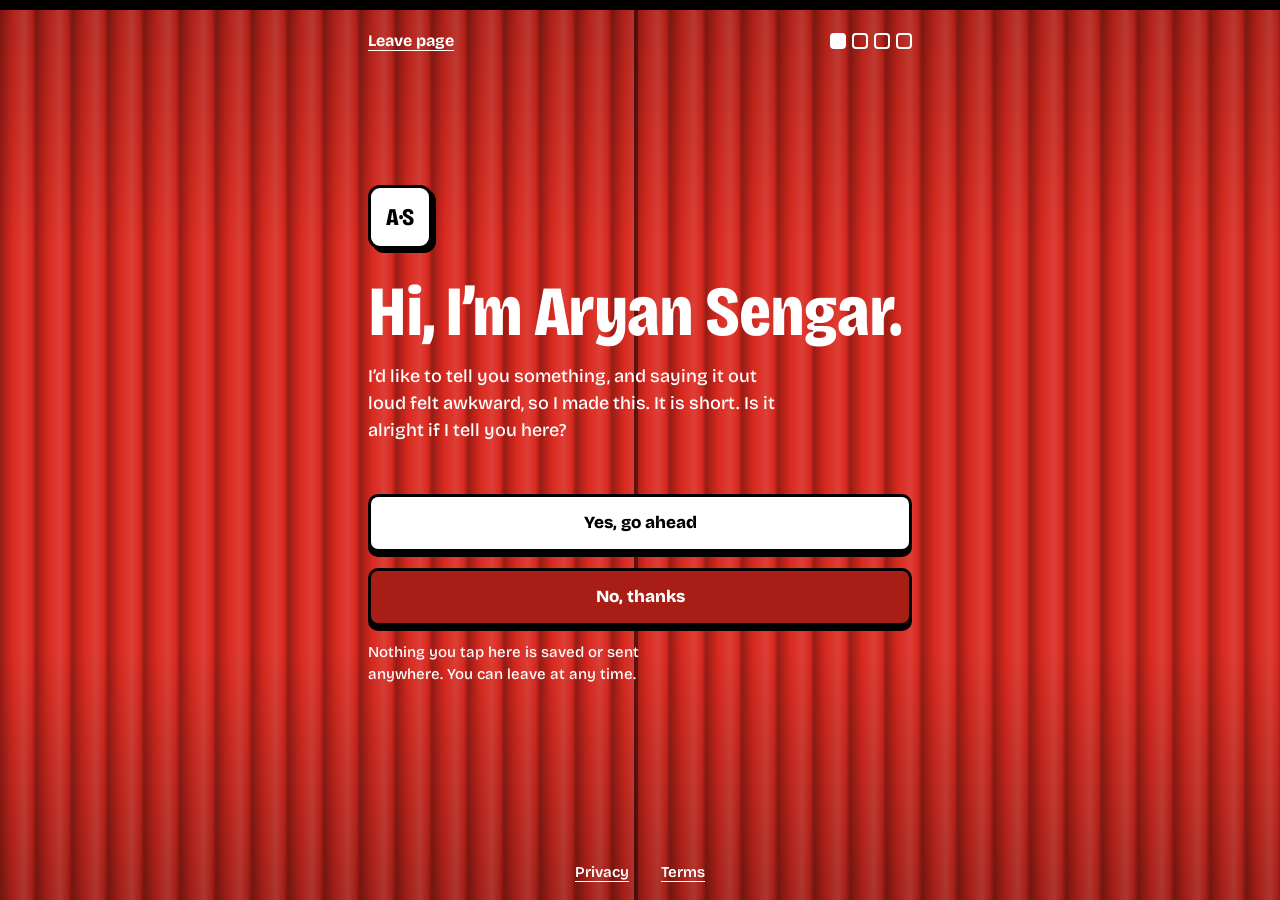
<file: index.html>
<!doctype html>
<html lang="en">
<head>
  <meta charset="utf-8">
  <meta name="viewport" content="width=device-width, initial-scale=1, viewport-fit=cover">
  <title>A note for you</title>
  <meta name="description" content="A short, private note. You choose whether to read it.">
  <meta name="robots" content="noindex, nofollow">
  <meta name="referrer" content="no-referrer">
  <meta name="theme-color" content="#d9291f">
  <link rel="icon" href="favicon.svg" type="image/svg+xml">
  <link rel="icon" href="favicon-32.png" type="image/png" sizes="32x32">
  <link rel="apple-touch-icon" href="apple-touch-icon.png">
  <link rel="preload" href="fonts/bricolage-grotesque.woff2" as="font" type="font/woff2" crossorigin>
  <link rel="stylesheet" href="style.css">
</head>
<body>
  <div class="curtain curtain--l" aria-hidden="true"></div>
  <div class="curtain curtain--r" aria-hidden="true"></div>
  <div class="rod" aria-hidden="true"></div>

  <div class="page">
    <header class="top">
      <a class="exit" href="https://www.google.com/" rel="noopener noreferrer" id="exit">Leave page</a>
      <span class="strip" id="strip" data-n="1" aria-hidden="true"><i></i><i></i><i></i><i></i></span>
    </header>

    <main>

      <section class="screen screen--red enter" data-step="intro">
        <div class="sticker" aria-hidden="true">A·S</div>
        <h1 tabindex="-1">Hi, I’m Aryan Sengar.</h1>
        <p>I’d like to tell you something, and saying it out loud felt awkward, so I made this. It is short. Is it alright if I tell you here?</p>
        <div class="actions">
          <button class="btn btn--paper" type="button" data-go="message">Yes, go ahead</button>
          <button class="btn btn--deep" type="button" data-go="declined">No, thanks</button>
          <p class="fine">Nothing you tap here is saved or sent anywhere. You can leave at any time.</p>
        </div>
      </section>

      <section class="screen screen--red" data-step="declined" hidden>
        <h1 tabindex="-1">Understood.</h1>
        <p>The curtain stays closed, and nothing was sent. Thank you for letting me ask.</p>
        <div class="actions">
          <button class="text-btn" type="button" data-go="intro">I tapped the wrong one</button>
        </div>
      </section>

      <section class="screen screen--stage" data-step="message" hidden>
        <div class="shot">
          <div class="shot__photo">
            <h1 tabindex="-1" id="msg-title">You looked beautiful when I saw you.</h1>
          </div>
          <div class="shot__caption">
            <div id="msg-body">
              <p>I wanted you to know, and I didn’t want to put you on the spot by saying it in person. That is the whole message. You don’t owe me anything for reading it.</p>
            </div>
            <p class="sig" id="msg-sig">Aryan Sengar</p>
          </div>
        </div>
        <div class="actions">
          <button class="btn btn--ink" type="button" data-go="reply">Continue</button>
        </div>
      </section>

      <section class="screen screen--stage" data-step="reply" hidden>
        <div class="shot">
          <div class="shot__photo">
            <h1 tabindex="-1">Can we take a photo together?</h1>
          </div>
          <div class="shot__caption">
            <p>Only if you don’t mind. If you say yes, message me and we can meet for it. You can change the words before anything is sent.</p>
          </div>
        </div>
        <div class="actions">
          <button class="btn btn--ink" type="button" data-reply="photo">Yes, I’d like that</button>
          <button class="btn btn--paper" type="button" data-go="end">No, thank you</button>
        </div>
      </section>

      <section class="screen screen--stage" data-step="contact" hidden>
        <div class="shot">
          <div class="shot__photo">
            <h1 tabindex="-1">Where should I hear from you?</h1>
          </div>
          <div class="shot__caption">
            <p>Each option opens in a new tab with your words ready. You choose whether to send.</p>
          </div>
        </div>
        <div class="actions" id="contact-list">
          <p class="fine" id="ig-note" hidden>Instagram and Snapchat can’t pre-fill a message, so your words are copied when you tap. Paste them into the chat.</p>
          <button class="text-btn" type="button" data-go="end">Not now</button>
        </div>
      </section>

      <section class="screen screen--stage" data-step="end" hidden>
        <div class="shot">
          <div class="shot__photo">
            <h1 tabindex="-1">Thank you for reading.</h1>
          </div>
          <div class="shot__caption">
            <p>Have a good day.</p>
          </div>
        </div>
      </section>

      <noscript>
        <section class="screen">
          <h1>This page needs JavaScript.</h1>
          <p>Please turn it on in your browser settings and reload.</p>
        </section>
      </noscript>

    </main>

    <footer class="foot">
      <a href="privacy.html">Privacy</a>
      <a href="terms.html">Terms</a>
    </footer>
  </div>

  <script src="config.js"></script>
  <script src="app.js"></script>
</body>
</html>
</file>
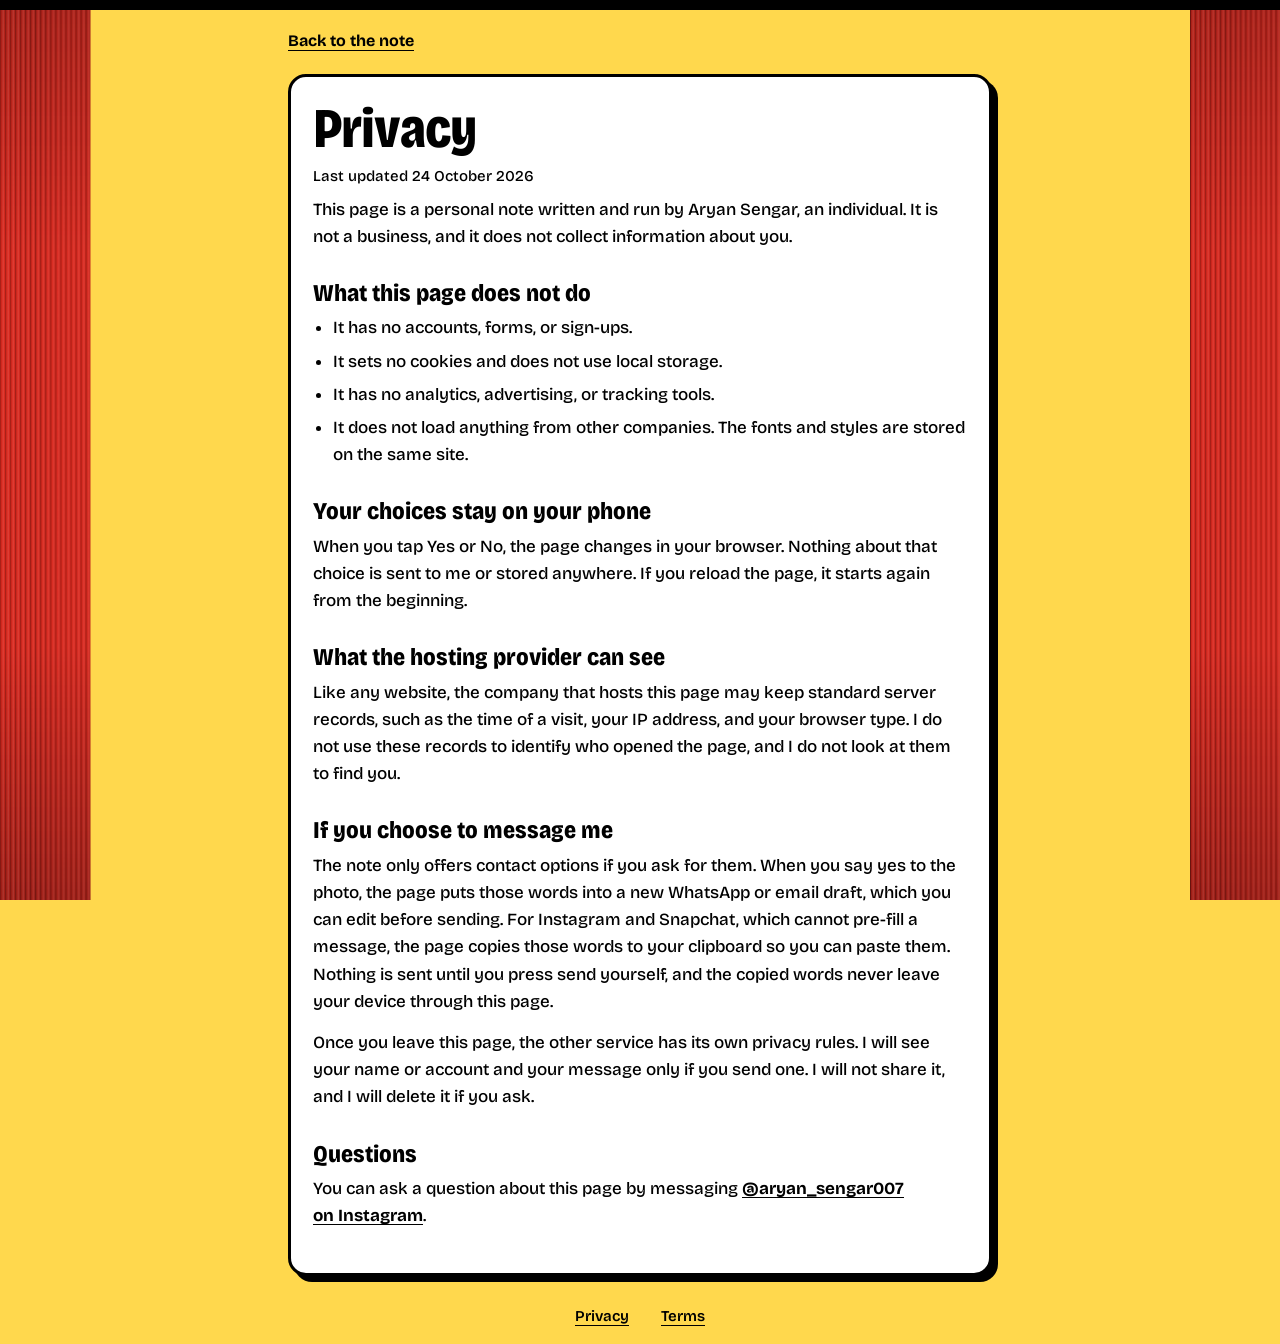
<file: privacy.html>
<!doctype html>
<html lang="en">
<head>
  <meta charset="utf-8">
  <meta name="viewport" content="width=device-width, initial-scale=1, viewport-fit=cover">
  <title>Privacy</title>
  <meta name="robots" content="noindex, nofollow">
  <meta name="referrer" content="no-referrer">
  <meta name="theme-color" content="#d9291f">
  <link rel="icon" href="favicon.svg" type="image/svg+xml">
  <link rel="icon" href="favicon-32.png" type="image/png" sizes="32x32">
  <link rel="apple-touch-icon" href="apple-touch-icon.png">
  <link rel="preload" href="fonts/bricolage-grotesque.woff2" as="font" type="font/woff2" crossorigin>
  <link rel="stylesheet" href="style.css">
</head>
<body class="is-open is-gathered">
  <div class="curtain curtain--l" aria-hidden="true"></div>
  <div class="curtain curtain--r" aria-hidden="true"></div>
  <div class="rod" aria-hidden="true"></div>

  <div class="page page--doc">
    <header class="top">
      <a class="exit" href="index.html">Back to the note</a>
    </header>

    <main>
      <article class="sheet">
        <h1>Privacy</h1>
        <p class="updated">Last updated 24 October 2026</p>

        <p>This page is a personal note written and run by Aryan Sengar, an individual. It is not a business, and it does not collect information about you.</p>

        <h2>What this page does not do</h2>
        <ul>
          <li>It has no accounts, forms, or sign-ups.</li>
          <li>It sets no cookies and does not use local storage.</li>
          <li>It has no analytics, advertising, or tracking tools.</li>
          <li>It does not load anything from other companies. The fonts and styles are stored on the same site.</li>
        </ul>

        <h2>Your choices stay on your phone</h2>
        <p>When you tap Yes or No, the page changes in your browser. Nothing about that choice is sent to me or stored anywhere. If you reload the page, it starts again from the beginning.</p>

        <h2>What the hosting provider can see</h2>
        <p>Like any website, the company that hosts this page may keep standard server records, such as the time of a visit, your IP address, and your browser type. I do not use these records to identify who opened the page, and I do not look at them to find you.</p>

        <h2>If you choose to message me</h2>
        <p>The note only offers contact options if you ask for them. When you say yes to the photo, the page puts those words into a new WhatsApp or email draft, which you can edit before sending. For Instagram and Snapchat, which cannot pre-fill a message, the page copies those words to your clipboard so you can paste them. Nothing is sent until you press send yourself, and the copied words never leave your device through this page.</p>
        <p>Once you leave this page, the other service has its own privacy rules. I will see your name or account and your message only if you send one. I will not share it, and I will delete it if you ask.</p>

        <h2>Questions</h2>
        <p data-contact-line>You can ask a question about this page through the contact options on the note, if you choose to see them.</p>
      
      </article>
    </main>

    <footer class="foot">
      <a href="privacy.html">Privacy</a>
      <a href="terms.html">Terms</a>
    </footer>
  </div>

  <script src="config.js"></script>
  <script src="legal.js"></script>
</body>
</html>
</file>
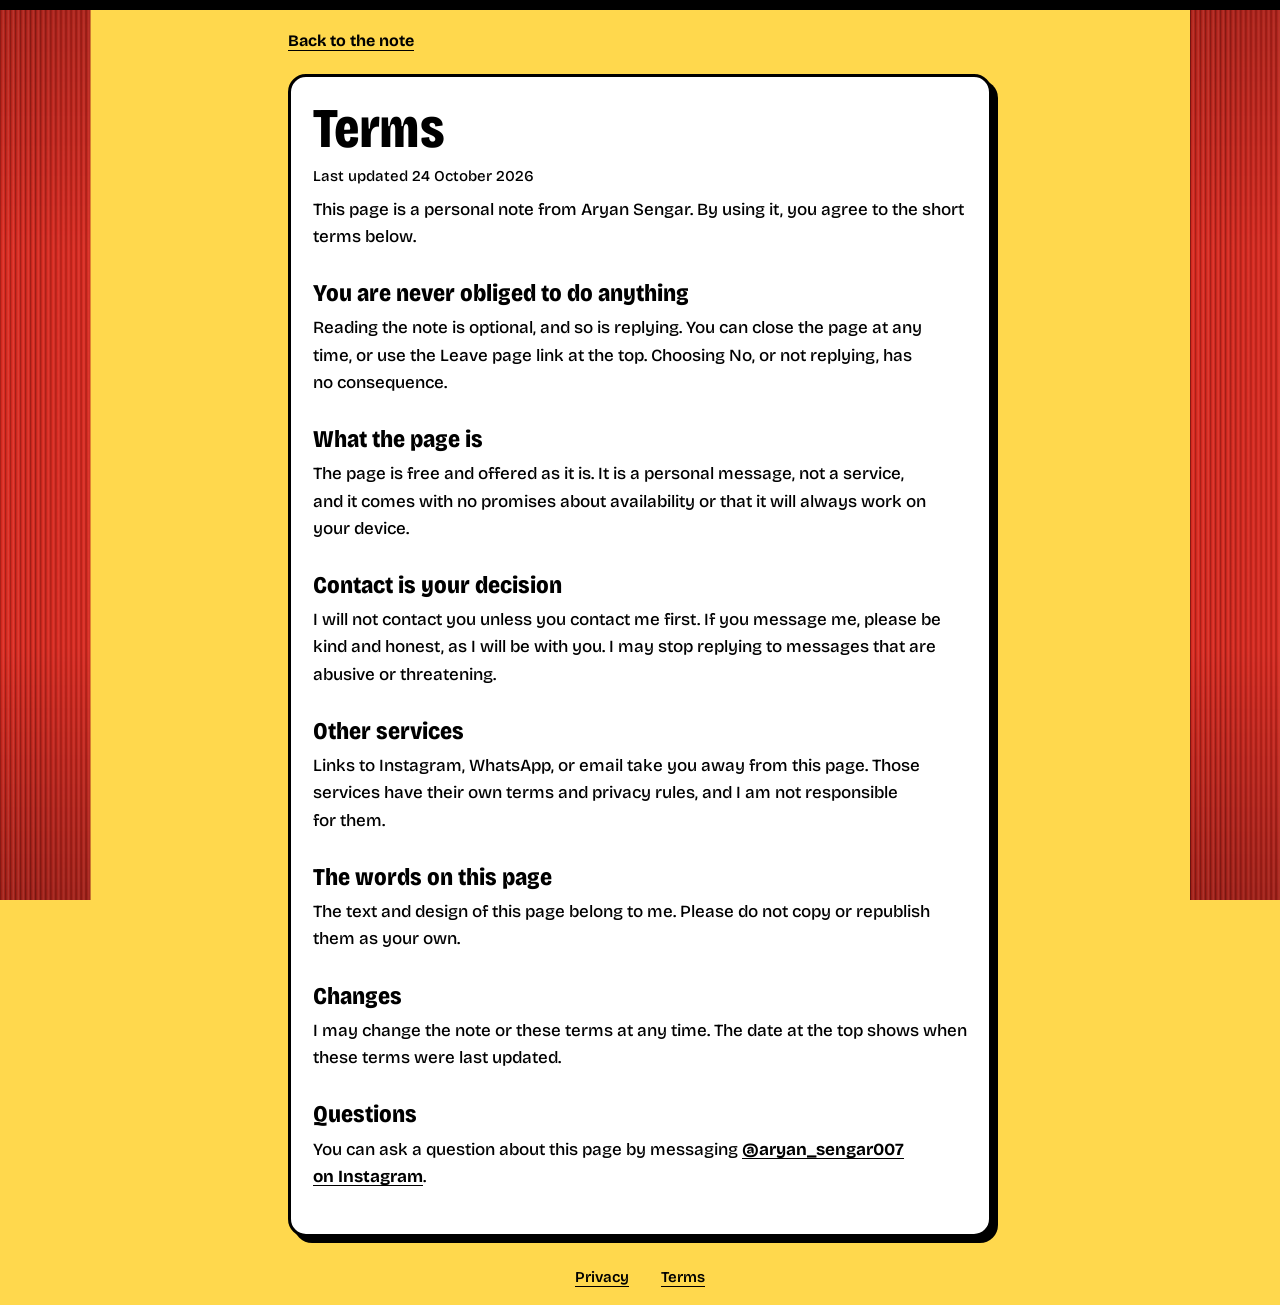
<file: terms.html>
<!doctype html>
<html lang="en">
<head>
  <meta charset="utf-8">
  <meta name="viewport" content="width=device-width, initial-scale=1, viewport-fit=cover">
  <title>Terms</title>
  <meta name="robots" content="noindex, nofollow">
  <meta name="referrer" content="no-referrer">
  <meta name="theme-color" content="#d9291f">
  <link rel="icon" href="favicon.svg" type="image/svg+xml">
  <link rel="icon" href="favicon-32.png" type="image/png" sizes="32x32">
  <link rel="apple-touch-icon" href="apple-touch-icon.png">
  <link rel="preload" href="fonts/bricolage-grotesque.woff2" as="font" type="font/woff2" crossorigin>
  <link rel="stylesheet" href="style.css">
</head>
<body class="is-open is-gathered">
  <div class="curtain curtain--l" aria-hidden="true"></div>
  <div class="curtain curtain--r" aria-hidden="true"></div>
  <div class="rod" aria-hidden="true"></div>

  <div class="page page--doc">
    <header class="top">
      <a class="exit" href="index.html">Back to the note</a>
    </header>

    <main>
      <article class="sheet">
        <h1>Terms</h1>
        <p class="updated">Last updated 24 October 2026</p>

        <p>This page is a personal note from Aryan Sengar. By using it, you agree to the short terms below.</p>

        <h2>You are never obliged to do anything</h2>
        <p>Reading the note is optional, and so is replying. You can close the page at any time, or use the Leave page link at the top. Choosing No, or not replying, has no consequence.</p>

        <h2>What the page is</h2>
        <p>The page is free and offered as it is. It is a personal message, not a service, and it comes with no promises about availability or that it will always work on your device.</p>

        <h2>Contact is your decision</h2>
        <p>I will not contact you unless you contact me first. If you message me, please be kind and honest, as I will be with you. I may stop replying to messages that are abusive or threatening.</p>

        <h2>Other services</h2>
        <p>Links to Instagram, WhatsApp, or email take you away from this page. Those services have their own terms and privacy rules, and I am not responsible for them.</p>

        <h2>The words on this page</h2>
        <p>The text and design of this page belong to me. Please do not copy or republish them as your own.</p>

        <h2>Changes</h2>
        <p>I may change the note or these terms at any time. The date at the top shows when these terms were last updated.</p>

        <h2>Questions</h2>
        <p data-contact-line>You can ask a question about this page through the contact options on the note, if you choose to see them.</p>
      
      </article>
    </main>

    <footer class="foot">
      <a href="privacy.html">Privacy</a>
      <a href="terms.html">Terms</a>
    </footer>
  </div>

  <script src="config.js"></script>
  <script src="legal.js"></script>
</body>
</html>
</file>
<file: style.css>
@font-face {
  font-family: "Bricolage Grotesque";
  src: url("fonts/bricolage-grotesque.woff2") format("woff2");
  font-weight: 400 800;
  font-stretch: 75% 100%;
  font-style: normal;
  font-display: swap;
}

:root {
  --curtain: #d9291f;
  --curtain-deep: #a81e16;
  --butter: #ffd84d;
  --pink: #ff9ec0;
  --sky: #8ed1ff;
  --mint: #b6f0cc;
  --black: #000000;
  --white: #ffffff;
  --sans: "Bricolage Grotesque", system-ui, -apple-system, "Segoe UI", Roboto, sans-serif;

  /* How much of each curtain stays visible once it has been pulled aside. */
  --gather: 0.09;
  --side: calc(var(--gather) * 50.5vw + 14px);

  /* Foreground colour flips from white (on the curtain) to black (on the butter stage). */
  --fg: var(--white);
  --focus: var(--white);
}

@media (min-width: 600px) {
  :root {
    --gather: 0.11;
  }
}

@media (min-width: 1100px) {
  :root {
    --gather: 0.14;
  }
}

*,
*::before,
*::after {
  box-sizing: border-box;
}

[hidden] {
  display: none !important;
}

html {
  -webkit-text-size-adjust: 100%;
  text-size-adjust: 100%;
}

body {
  margin: 0;
  background: var(--butter);
  color: var(--black);
  font: 500 1.125rem/1.5 var(--sans);
  font-stretch: 100%;
  -webkit-font-smoothing: antialiased;
  -moz-osx-font-smoothing: grayscale;
}

body.is-open {
  --fg: var(--black);
  --focus: var(--black);
}

/* Booth hardware: the rod and the two velvet curtains. */

.rod {
  position: fixed;
  z-index: 6;
  top: 0;
  left: 0;
  right: 0;
  height: 10px;
  background: var(--black);
}

.curtain {
  position: fixed;
  z-index: 1;
  top: 0;
  bottom: 0;
  width: 50.5%;
  background:
    repeating-linear-gradient(
      90deg,
      rgba(0, 0, 0, 0.3) 0,
      rgba(0, 0, 0, 0) 12px,
      rgba(255, 255, 255, 0.1) 24px,
      rgba(0, 0, 0, 0) 32px,
      rgba(0, 0, 0, 0.3) 36px
    ),
    linear-gradient(180deg, rgba(0, 0, 0, 0.2), rgba(0, 0, 0, 0) 28%, rgba(0, 0, 0, 0) 72%, rgba(0, 0, 0, 0.25)),
    var(--curtain);
  transform: scaleX(1);
  transition: transform 0.95s cubic-bezier(0.65, 0, 0.35, 1);
}

.curtain--l {
  left: 0;
  transform-origin: 0 50%;
  box-shadow: inset -4px 0 0 rgba(0, 0, 0, 0.4);
}

.curtain--r {
  right: 0;
  transform-origin: 100% 50%;
  box-shadow: inset 4px 0 0 rgba(0, 0, 0, 0.4);
}

body.is-gathered .curtain {
  transform: scaleX(var(--gather));
}

/* Page frame */

.page {
  position: relative;
  z-index: 2;
  min-height: 100vh;
  min-height: 100dvh;
  display: flex;
  flex-direction: column;
  padding:
    10px
    max(var(--side), env(safe-area-inset-right))
    max(6px, env(safe-area-inset-bottom))
    max(var(--side), env(safe-area-inset-left));
  color: var(--fg);
  transition: color 0.2s ease 0.5s;
}

.top,
main {
  width: 100%;
  max-width: 30rem;
  margin: 0 auto;
}

.top,
.foot {
  transition: opacity 0.2s ease;
}

.opening .top,
.opening .foot {
  opacity: 0;
}

.top {
  display: flex;
  align-items: center;
  justify-content: space-between;
  min-height: 56px;
  padding-top: 6px;
}

.exit {
  display: inline-flex;
  align-items: center;
  min-height: 44px;
  padding-right: 8px;
  color: inherit;
  font-size: 1rem;
  font-weight: 700;
  text-underline-offset: 4px;
}

/* Four frames, like a photo strip. Filled frames show how far along she is. */

.strip {
  display: flex;
  gap: 6px;
}

.strip i {
  width: 16px;
  height: 16px;
  border: 2.5px solid currentColor;
  border-radius: 4px;
}

.strip[data-n="1"] i:nth-child(-n + 1),
.strip[data-n="2"] i:nth-child(-n + 2),
.strip[data-n="3"] i:nth-child(-n + 3),
.strip[data-n="4"] i:nth-child(-n + 4) {
  background: currentColor;
}

main {
  flex: 1;
  display: flex;
  flex-direction: column;
}

.screen {
  flex: 1;
  display: flex;
  flex-direction: column;
  min-width: 0;
  padding-top: clamp(12px, 3vh, 32px);
  padding-bottom: 8px;
}

/* Type */

h1 {
  margin: 0 0 18px;
  font-weight: 800;
  font-stretch: 76%;
  font-size: clamp(2.75rem, 15vw, 4.5rem);
  line-height: 0.94;
  letter-spacing: -0.015em;
  text-wrap: balance;
  overflow-wrap: break-word;
  outline: none;
}

p {
  margin: 0 0 14px;
  max-width: 34ch;
  text-wrap: pretty;
}

.fine {
  margin: 0;
  font-size: 0.9375rem;
  line-height: 1.45;
}

.sticker {
  display: grid;
  place-items: center;
  width: 64px;
  height: 64px;
  margin: 8px 0 30px;
  background: var(--white);
  color: var(--black);
  border: 3px solid var(--black);
  border-radius: 12px;
  box-shadow: 4px 4px 0 var(--black);
  transform: rotate(-7deg);
  font-weight: 800;
  font-stretch: 78%;
  font-size: 1.5rem;
  letter-spacing: -0.01em;
}

/* Photo frame: coloured picture area, white caption strip. */

.shot {
  --frame: var(--white);
  color: var(--black);
  background: var(--white);
  border: 3px solid var(--black);
  border-radius: 18px;
  box-shadow: 6px 6px 0 var(--black);
  overflow: hidden;
}

[data-step="message"] .shot {
  --frame: var(--pink);
}

[data-step="reply"] .shot {
  --frame: var(--sky);
}

[data-step="contact"] .shot {
  --frame: var(--mint);
}

.screen--stage .shot {
  margin-top: clamp(0px, 3vh, 28px);
}

.shot__photo {
  padding: 26px 20px 28px;
  background: var(--frame);
  border-bottom: 3px solid var(--black);
}

.shot h1 {
  margin: 0;
  font-size: clamp(2.5rem, 12.5vw, 3.5rem);
}

.shot__caption {
  padding: 18px 20px 22px;
}

.shot__caption p:last-child {
  margin-bottom: 0;
}

.sig {
  margin: 14px 0 0;
  font-weight: 800;
  font-stretch: 76%;
  font-size: 2rem;
  line-height: 1;
}

.actions {
  margin-top: auto;
  padding-top: 32px;
  padding-bottom: 8px;
  display: grid;
  gap: 16px;
}

/* Buttons: plain rectangles that press down like a real booth button. */

.btn {
  appearance: none;
  -webkit-appearance: none;
  display: flex;
  align-items: center;
  justify-content: center;
  min-height: 58px;
  padding: 0 22px;
  border: 3px solid var(--black);
  border-radius: 10px;
  box-shadow: 0 5px 0 var(--black);
  font: 800 1.0625rem/1.2 var(--sans);
  font-stretch: 100%;
  text-align: center;
  text-decoration: none;
  cursor: pointer;
  touch-action: manipulation;
  -webkit-tap-highlight-color: transparent;
  transition: transform 0.08s ease, box-shadow 0.08s ease;
}

.btn:active {
  transform: translateY(4px);
  box-shadow: 0 1px 0 var(--black);
}

.btn--ink {
  background: var(--black);
  color: var(--white);
}

.btn--paper {
  background: var(--white);
  color: var(--black);
}

.btn--deep {
  background: var(--curtain-deep);
  color: var(--white);
}

.text-btn {
  appearance: none;
  -webkit-appearance: none;
  align-self: flex-start;
  min-height: 48px;
  padding: 0;
  border: 0;
  background: none;
  color: inherit;
  font: 700 1.0625rem/1.2 var(--sans);
  text-decoration: underline;
  text-underline-offset: 4px;
  cursor: pointer;
  touch-action: manipulation;
  -webkit-tap-highlight-color: transparent;
}

.btn:focus-visible,
.text-btn:focus-visible,
.exit:focus-visible,
.foot a:focus-visible,
.back:focus-visible,
.doc a:focus-visible {
  outline: 3px solid var(--focus);
  outline-offset: 4px;
}

.shot .btn:focus-visible {
  outline-color: var(--black);
}

/* Footer */

.foot {
  display: flex;
  justify-content: center;
  gap: 8px;
  padding-top: 6px;
}

.foot a {
  display: inline-flex;
  align-items: center;
  min-height: 44px;
  padding: 0 12px;
  color: inherit;
  font-size: 0.9375rem;
  font-weight: 600;
  text-underline-offset: 4px;
}

/* Motion: the curtain opens when she says yes. Everything else answers a tap. */

.opening [data-step="intro"] {
  animation: fade-out 0.28s ease forwards;
  pointer-events: none;
}

@keyframes fade-out {
  to {
    opacity: 0;
  }
}

@keyframes rise {
  from {
    opacity: 0;
    transform: translateY(10px);
  }

  to {
    opacity: 1;
    transform: none;
  }
}

@keyframes pop {
  from {
    opacity: 0;
    transform: translateY(12px) scale(0.97);
  }

  to {
    opacity: 1;
    transform: none;
  }
}

.screen--stage.enter .shot {
  animation: pop 0.4s cubic-bezier(0.2, 0.8, 0.2, 1) both;
}

.screen--stage.enter .actions {
  animation: rise 0.4s ease 0.18s both;
}

.screen--red.enter > * {
  animation: rise 0.35s ease both;
}

.screen--red.enter > :nth-child(2) {
  animation-delay: 0.05s;
}

.screen--red.enter > :nth-child(3) {
  animation-delay: 0.1s;
}

/* The message arrives in beats so it can be read in order. */

[data-step="message"].enter .shot {
  animation: none;
}

[data-step="message"].enter .shot__photo {
  animation: pop 0.45s cubic-bezier(0.2, 0.8, 0.2, 1) 0.15s both;
}

[data-step="message"].enter .shot__caption p {
  animation: rise 0.4s ease 0.85s both;
}

[data-step="message"].enter .shot__caption .sig {
  animation: rise 0.4s ease 1.2s both;
}

[data-step="message"].enter .actions {
  animation: rise 0.4s ease 1.6s both;
}

@media (prefers-reduced-motion: reduce) {
  .curtain,
  .page,
  .top,
  .foot,
  .btn {
    transition: none;
  }

  .opening [data-step="intro"],
  .screen.enter .shot,
  .screen.enter .shot__photo,
  .screen.enter .shot__caption p,
  .screen.enter .sig,
  .screen.enter .actions,
  .screen--red.enter > * {
    animation: none;
  }
}

/* Short phones: keep both buttons on screen without scrolling. */

@media (max-height: 700px) {
  .top {
    min-height: 48px;
    padding-top: 2px;
  }

  .sticker {
    display: none;
  }

  h1 {
    margin-bottom: 12px;
    font-size: clamp(2.5rem, 13vw, 3.5rem);
  }

  .shot h1 {
    font-size: clamp(2.25rem, 11vw, 3rem);
  }

  .shot__photo {
    padding: 20px 18px 22px;
  }

  .shot__caption {
    padding: 14px 18px 18px;
  }

  p {
    margin-bottom: 10px;
  }

  .actions {
    padding-top: 20px;
    gap: 14px;
  }

  .btn {
    min-height: 54px;
  }
}

/* Laptop and desktop: same booth, centred between the gathered curtains. */

@media (min-width: 900px) {
  .top,
  main {
    max-width: 34rem;
  }

  h1 {
    font-size: clamp(3.5rem, 5.5vw, 5rem);
  }

  .shot h1 {
    font-size: clamp(3rem, 4.6vw, 3.75rem);
  }

  .screen {
    justify-content: center;
    padding-top: 0;
    padding-bottom: 40px;
  }

  .screen .actions {
    margin-top: 0;
    padding-top: 36px;
  }
}

/* Legal pages: white sheet on the stage, curtains already pulled aside. */

.sheet {
  padding: 26px 22px 30px;
  color: var(--black);
  background: var(--white);
  border: 3px solid var(--black);
  border-radius: 18px;
  box-shadow: 6px 6px 0 var(--black);
}

.sheet h1 {
  margin-bottom: 8px;
  font-size: clamp(2.5rem, 12vw, 3.5rem);
}

.sheet h2 {
  margin: 30px 0 8px;
  font-weight: 800;
  font-stretch: 85%;
  font-size: 1.5rem;
  line-height: 1.1;
}

.sheet p,
.sheet li {
  max-width: 62ch;
  font-size: 1.0625rem;
  line-height: 1.6;
}

.sheet ul {
  margin: 0 0 16px;
  padding-left: 1.25rem;
}

.sheet li {
  margin-bottom: 6px;
}

.sheet a {
  color: var(--black);
  font-weight: 700;
  text-underline-offset: 3px;
}

.sheet .updated {
  font-size: 0.9375rem;
  margin-bottom: 8px;
}

.back {
  display: inline-flex;
  align-items: center;
  min-height: 44px;
  margin-bottom: 8px;
  color: var(--black);
  font-weight: 800;
  text-underline-offset: 4px;
}

.page--doc .top,
.page--doc main {
  max-width: 44rem;
}

.page--doc main {
  padding-top: 8px;
  padding-bottom: 12px;
}
</file>
